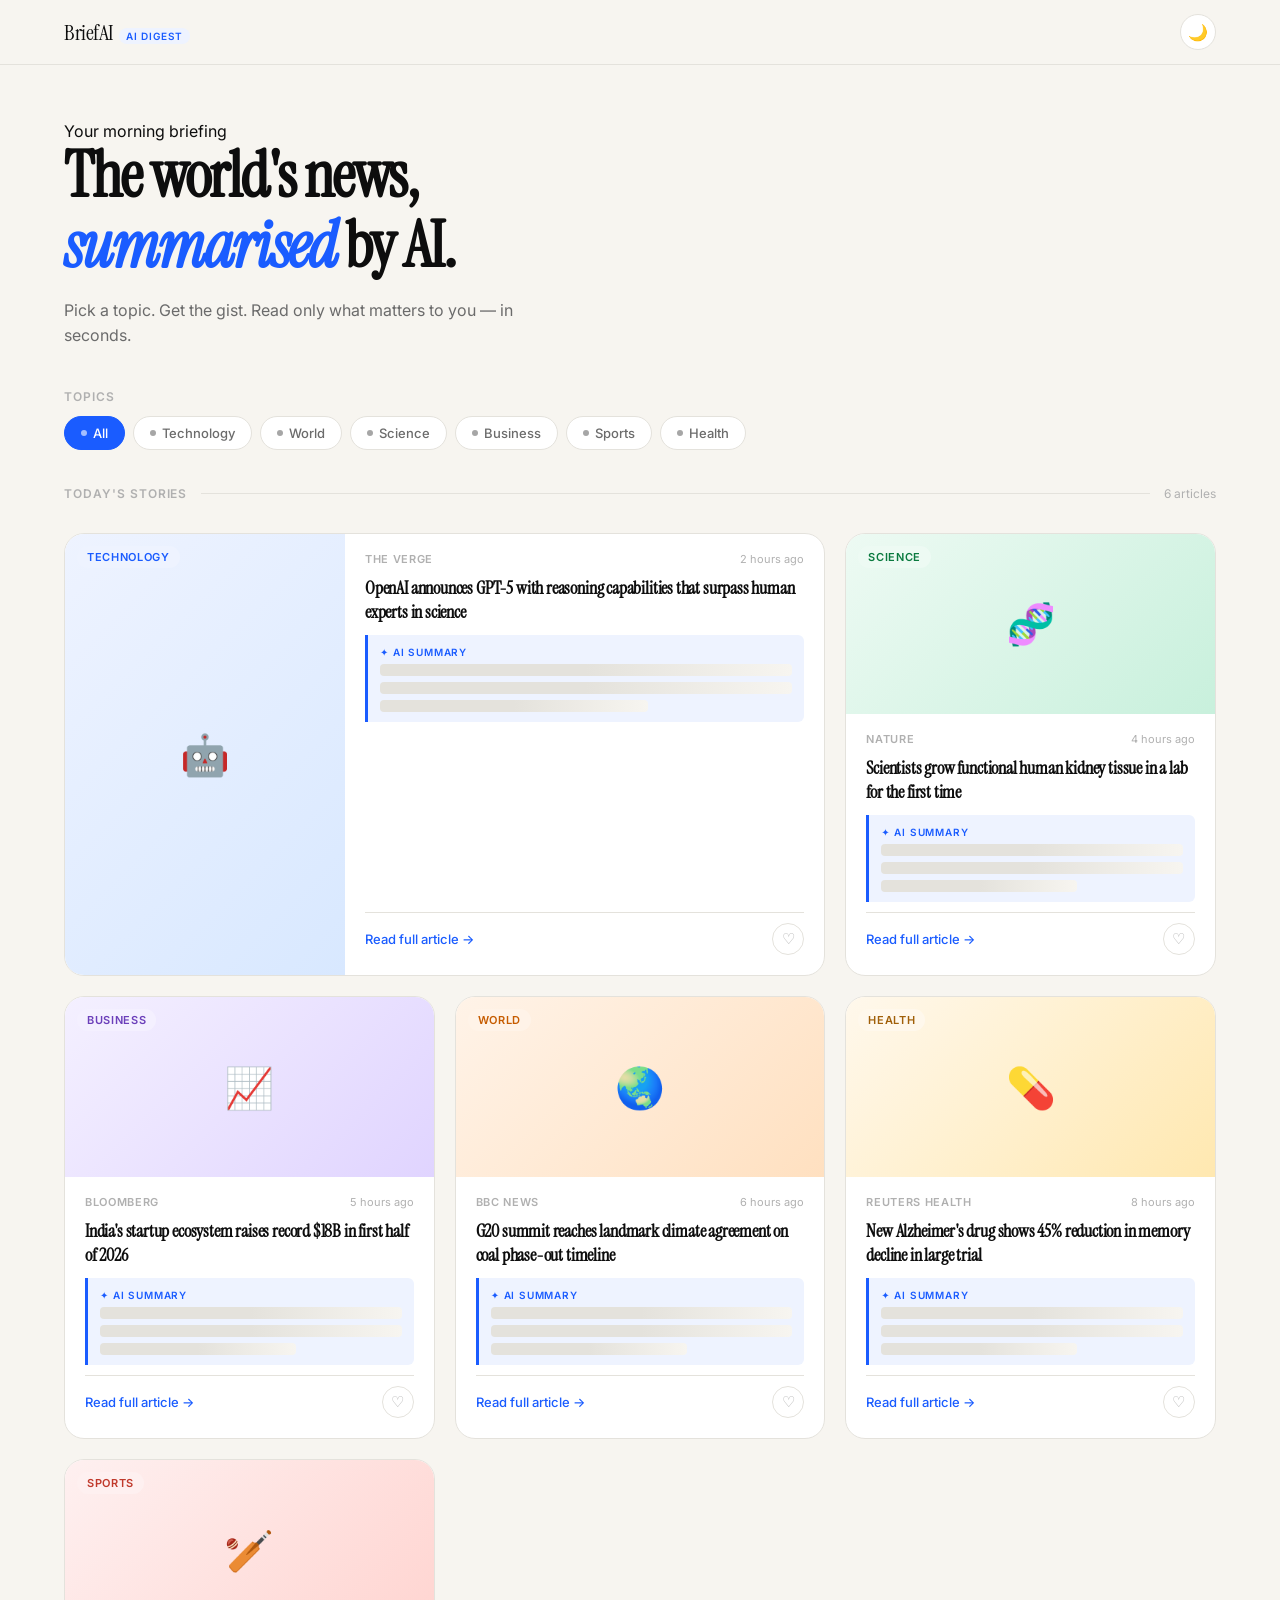
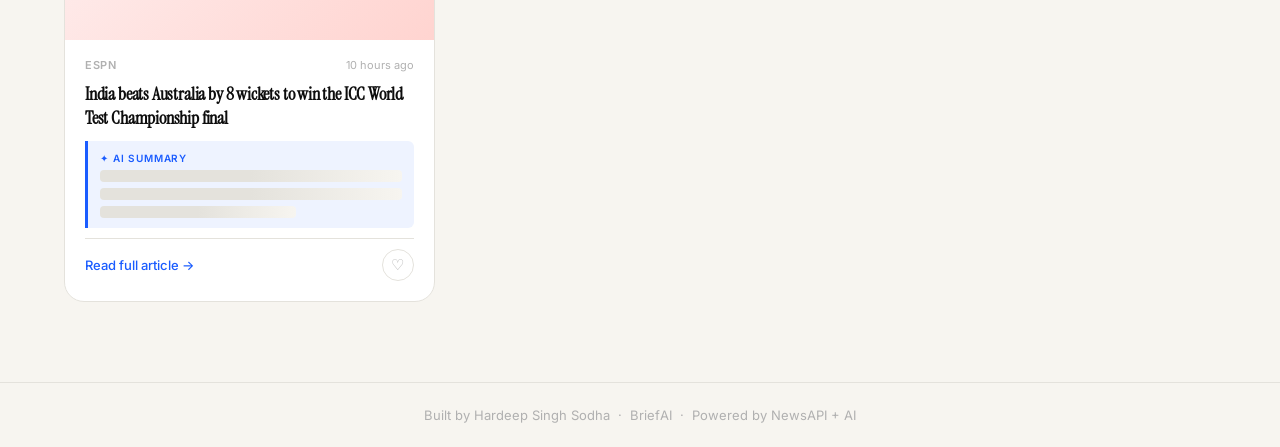
<file: index.html>
<!DOCTYPE html>
<html lang="en">
<head>
  <meta charset="UTF-8" />
  <meta name="viewport" content="width=device-width, initial-scale=1.0" />
  <title>BriefAI — Your Daily News Digest</title>
  <link rel="stylesheet" href="style.css">
  <script src="script.js"></script>
  <link rel="preconnect" href="https://fonts.googleapis.com" />
  <link rel="preconnect" href="https://fonts.gstatic.com" crossorigin />
  <link href="https://fonts.googleapis.com/css2?family=Instrument+Serif:ital@0;1&family=Inter:wght@400;500;600&display=swap" rel="stylesheet" />

</head>
<body>

  <!-- ── Header ─────────────────────────────────────────────── -->
  <header>
    <div class="header-inner">
      <a href="#" class="logo" aria-label="BriefAI home">
        <span class="logo-word">BriefAI</span>
        <span class="logo-badge">AI Digest</span>
      </a>
      <div class="header-right">
        <span class="header-date" id="today-date"></span>
        <button class="theme-btn" id="theme-toggle" aria-label="Toggle dark mode" title="Toggle dark mode">🌙</button>
      </div>
    </div>
  </header>

  <!-- ── Hero ───────────────────────────────────────────────── -->
  <section class="hero">
    <p class="hero-eyebrow">Your morning briefing</p>
    <h1 class="hero-headline">The world's news,<br><em>summarised</em> by AI.</h1>
    <p class="hero-sub">Pick a topic. Get the gist. Read only what matters to you — in seconds.</p>
  </section>

  <!-- ── Filter Bar ──────────────────────────────────────────── -->
  <section class="filter-bar" aria-label="Topic filters">
    <p class="filter-label">Topics</p>
    <div class="filter-scroll" role="group" aria-label="Filter by topic">
      <button class="filter-btn active" data-topic="all">
        <span class="dot"></span> All
      </button>
      <button class="filter-btn" data-topic="technology">
        <span class="dot"></span> Technology
      </button>
      <button class="filter-btn" data-topic="world">
        <span class="dot"></span> World
      </button>
      <button class="filter-btn" data-topic="science">
        <span class="dot"></span> Science
      </button>
      <button class="filter-btn" data-topic="business">
        <span class="dot"></span> Business
      </button>
      <button class="filter-btn" data-topic="sports">
        <span class="dot"></span> Sports
      </button>
      <button class="filter-btn" data-topic="health">
        <span class="dot"></span> Health
      </button>
    </div>
  </section>

  <!-- ── Divider ─────────────────────────────────────────────── -->
  <div class="section-divider">
    <span class="section-divider-label">Today's stories</span>
    <div class="section-divider-line"></div>
    <span class="article-count" id="article-count">6 articles</span>
  </div>

  <!-- ── Card Grid ───────────────────────────────────────────── -->
  <main class="card-grid" id="card-grid" aria-label="News articles">

    <!-- Featured card -->
    <article class="news-card featured" data-topic="technology">
      <div class="card-image-placeholder" style="background: linear-gradient(135deg, #EEF3FF 0%, #D8E8FF 100%);">
        <span class="card-topic-pill pill-tech">Technology</span>
        <span class="img-icon">🤖</span>
      </div>
      <div class="card-body">
        <div class="card-source-row">
          <span class="card-source">The Verge</span>
          <span class="card-time">2 hours ago</span>
        </div>
        <h2 class="card-title">OpenAI announces GPT-5 with reasoning capabilities that surpass human experts in science</h2>
        <div class="card-summary skeleton">
          <p class="card-summary-label">✦ AI Summary</p>
          <div class="summary-text">
            <div class="skeleton-line"></div>
            <div class="skeleton-line"></div>
            <div class="skeleton-line short"></div>
          </div>
        </div>
        <div class="card-footer">
          <a href="#" class="read-link">Read full article →</a>
          <button class="save-btn" aria-label="Save article">♡</button>
        </div>
      </div>
    </article>

    <!-- Card 2 -->
    <article class="news-card" data-topic="science">
      <div class="card-image-placeholder" style="background: linear-gradient(135deg, #EDFAF3 0%, #C8F0DC 100%);">
        <span class="card-topic-pill pill-science">Science</span>
        <span class="img-icon">🧬</span>
      </div>
      <div class="card-body">
        <div class="card-source-row">
          <span class="card-source">Nature</span>
          <span class="card-time">4 hours ago</span>
        </div>
        <h2 class="card-title">Scientists grow functional human kidney tissue in a lab for the first time</h2>
        <div class="card-summary skeleton">
          <p class="card-summary-label">✦ AI Summary</p>
          <div class="summary-text">
            <div class="skeleton-line"></div>
            <div class="skeleton-line"></div>
            <div class="skeleton-line short"></div>
          </div>
        </div>
        <div class="card-footer">
          <a href="#" class="read-link">Read full article →</a>
          <button class="save-btn" aria-label="Save article">♡</button>
        </div>
      </div>
    </article>

    <!-- Card 3 -->
    <article class="news-card" data-topic="business">
      <div class="card-image-placeholder" style="background: linear-gradient(135deg, #F4F0FF 0%, #E0D4FF 100%);">
        <span class="card-topic-pill pill-business">Business</span>
        <span class="img-icon">📈</span>
      </div>
      <div class="card-body">
        <div class="card-source-row">
          <span class="card-source">Bloomberg</span>
          <span class="card-time">5 hours ago</span>
        </div>
        <h2 class="card-title">India's startup ecosystem raises record $18B in first half of 2026</h2>
        <div class="card-summary skeleton">
          <p class="card-summary-label">✦ AI Summary</p>
          <div class="summary-text">
            <div class="skeleton-line"></div>
            <div class="skeleton-line"></div>
            <div class="skeleton-line short"></div>
          </div>
        </div>
        <div class="card-footer">
          <a href="#" class="read-link">Read full article →</a>
          <button class="save-btn" aria-label="Save article">♡</button>
        </div>
      </div>
    </article>

    <!-- Card 4 -->
    <article class="news-card" data-topic="world">
      <div class="card-image-placeholder" style="background: linear-gradient(135deg, #FFF3E8 0%, #FFE0C0 100%);">
        <span class="card-topic-pill pill-world">World</span>
        <span class="img-icon">🌏</span>
      </div>
      <div class="card-body">
        <div class="card-source-row">
          <span class="card-source">BBC News</span>
          <span class="card-time">6 hours ago</span>
        </div>
        <h2 class="card-title">G20 summit reaches landmark climate agreement on coal phase-out timeline</h2>
        <div class="card-summary skeleton">
          <p class="card-summary-label">✦ AI Summary</p>
          <div class="summary-text">
            <div class="skeleton-line"></div>
            <div class="skeleton-line"></div>
            <div class="skeleton-line short"></div>
          </div>
        </div>
        <div class="card-footer">
          <a href="#" class="read-link">Read full article →</a>
          <button class="save-btn" aria-label="Save article">♡</button>
        </div>
      </div>
    </article>

    <!-- Card 5 -->
    <article class="news-card" data-topic="health">
      <div class="card-image-placeholder" style="background: linear-gradient(135deg, #FFF8EC 0%, #FFE8B0 100%);">
        <span class="card-topic-pill pill-health">Health</span>
        <span class="img-icon">💊</span>
      </div>
      <div class="card-body">
        <div class="card-source-row">
          <span class="card-source">Reuters Health</span>
          <span class="card-time">8 hours ago</span>
        </div>
        <h2 class="card-title">New Alzheimer's drug shows 45% reduction in memory decline in large trial</h2>
        <div class="card-summary skeleton">
          <p class="card-summary-label">✦ AI Summary</p>
          <div class="summary-text">
            <div class="skeleton-line"></div>
            <div class="skeleton-line"></div>
            <div class="skeleton-line short"></div>
          </div>
        </div>
        <div class="card-footer">
          <a href="#" class="read-link">Read full article →</a>
          <button class="save-btn" aria-label="Save article">♡</button>
        </div>
      </div>
    </article>

    <!-- Card 6 -->
    <article class="news-card" data-topic="sports">
      <div class="card-image-placeholder" style="background: linear-gradient(135deg, #FEF0F0 0%, #FFD4D0 100%);">
        <span class="card-topic-pill pill-sports">Sports</span>
        <span class="img-icon">🏏</span>
      </div>
      <div class="card-body">
        <div class="card-source-row">
          <span class="card-source">ESPN</span>
          <span class="card-time">10 hours ago</span>
        </div>
        <h2 class="card-title">India beats Australia by 8 wickets to win the ICC World Test Championship final</h2>
        <div class="card-summary skeleton">
          <p class="card-summary-label">✦ AI Summary</p>
          <div class="summary-text">
            <div class="skeleton-line"></div>
            <div class="skeleton-line"></div>
            <div class="skeleton-line short"></div>
          </div>
        </div>
        <div class="card-footer">
          <a href="#" class="read-link">Read full article →</a>
          <button class="save-btn" aria-label="Save article">♡</button>
        </div>
      </div>
    </article>

  </main>

  <!-- ── Footer ──────────────────────────────────────────────── -->
  <footer>
    Built by Hardeep Singh Sodha &nbsp;·&nbsp; BriefAI &nbsp;·&nbsp; Powered by NewsAPI + AI
  </footer>

  <!-- ── JS: theme toggle, date, filter buttons, save ────────── -->
  <script>
    // ── Config ────────────────────────────────────────────────
    const API_KEY = '712bad0bfdce456c8434f6dc9e5f50ac';

    const TOPIC_MAP = {
      all:        'general',
      technology: 'technology',
      world:      'general',
      science:    'science',
      business:   'business',
      sports:     'sports',
      health:     'health',
    };

    const TOPIC_ICONS = {
      technology: '🤖', world: '🌏', science: '🧬',
      business: '📈', sports: '🏅', health: '💊', general: '📰'
    };

    const TOPIC_PILL = {
      technology: 'pill-tech', world: 'pill-world', science: 'pill-science',
      business: 'pill-business', sports: 'pill-sports', health: 'pill-health'
    };

    const TOPIC_BG = {
      technology: 'linear-gradient(135deg,#EEF3FF,#D8E8FF)',
      world:      'linear-gradient(135deg,#FFF3E8,#FFE0C0)',
      science:    'linear-gradient(135deg,#EDFAF3,#C8F0DC)',
      business:   'linear-gradient(135deg,#F4F0FF,#E0D4FF)',
      sports:     'linear-gradient(135deg,#FEF0F0,#FFD4D0)',
      health:     'linear-gradient(135deg,#FFF8EC,#FFE8B0)',
    };

    // ── Date ──────────────────────────────────────────────────
    const dateEl = document.getElementById('today-date');
    dateEl.textContent = new Date().toLocaleDateString('en-IN', {
      weekday: 'long', day: 'numeric', month: 'long'
    });

    // ── Dark mode ─────────────────────────────────────────────
    const themeBtn = document.getElementById('theme-toggle');
    let dark = false;
    themeBtn.addEventListener('click', () => {
      dark = !dark;
      document.documentElement.setAttribute('data-theme', dark ? 'dark' : '');
      themeBtn.textContent = dark ? '☀️' : '🌙';
    });

    // ── Filter buttons ────────────────────────────────────────
    const filterBtns = document.querySelectorAll('.filter-btn');
    filterBtns.forEach(btn => {
      btn.addEventListener('click', () => {
        filterBtns.forEach(b => b.classList.remove('active'));
        btn.classList.add('active');
        fetchNews(btn.dataset.topic);
      });
    });

    // ── Build a single card HTML ──────────────────────────────
    function buildCard(article, topic, index) {
      const topicKey  = topic === 'all' ? 'general' : topic;
      const pill      = TOPIC_PILL[topicKey] || 'pill-tech';
      const icon      = TOPIC_ICONS[topicKey] || '📰';
      const bg        = TOPIC_BG[topicKey]   || TOPIC_BG.technology;
      const label     = topicKey.charAt(0).toUpperCase() + topicKey.slice(1);
      const source    = article.source?.name || 'Unknown';
      const title     = article.title?.replace(' - ' + source, '') || 'No title';
      const url       = article.url || '#';
      const featured  = index === 0 ? 'featured' : '';

      const timeAgo = (() => {
        if (!article.publishedAt) return '';
        const diff = Math.floor((Date.now() - new Date(article.publishedAt)) / 60000);
        if (diff < 60)   return `${diff}m ago`;
        if (diff < 1440) return `${Math.floor(diff/60)}h ago`;
        return `${Math.floor(diff/1440)}d ago`;
      })();

      return `
        <article class="news-card ${featured}" data-topic="${topicKey}">
          <div class="card-image-placeholder" style="background:${bg}">
            <span class="card-topic-pill ${pill}">${label}</span>
            <span class="img-icon">${icon}</span>
          </div>
          <div class="card-body">
            <div class="card-source-row">
              <span class="card-source">${source}</span>
              <span class="card-time">${timeAgo}</span>
            </div>
            <h2 class="card-title">${title}</h2>
            <div class="card-summary skeleton" id="summary-${index}">
              <p class="card-summary-label">✦ AI Summary</p>
              <div class="summary-text">
                <div class="skeleton-line"></div>
                <div class="skeleton-line"></div>
                <div class="skeleton-line short"></div>
              </div>
            </div>
            <div class="card-footer">
              <a href="${url}" target="_blank" rel="noopener" class="read-link">Read full article →</a>
              <button class="save-btn" aria-label="Save article">♡</button>
            </div>
          </div>
        </article>`;
    }

    // ── Fetch from NewsAPI ────────────────────────────────────
    async function fetchNews(topic = 'all') {
      const grid    = document.getElementById('card-grid');
      const countEl = document.getElementById('article-count');
      const category = TOPIC_MAP[topic] || 'general';

      // Show loading skeletons
      grid.innerHTML = Array(6).fill(`
        <article class="news-card" style="min-height:320px">
          <div class="card-image-placeholder" style="background:var(--paper)"></div>
          <div class="card-body" style="gap:12px">
            <div class="skeleton-line" style="width:40%;height:10px;border-radius:4px"></div>
            <div class="skeleton-line" style="height:16px;border-radius:4px"></div>
            <div class="skeleton-line" style="height:16px;border-radius:4px;width:80%"></div>
            <div class="skeleton-line short" style="height:10px;border-radius:4px;width:30%"></div>
          </div>
        </article>`).join('');

      try {
        const query = category === 'general' ? 'india OR world OR latest' : category;
        const url = `https://newsapi.org/v2/everything?q=${query}&language=en&sortBy=publishedAt&pageSize=6&apiKey=${API_KEY}`;
        const res  = await fetch(url);
        const data = await res.json();

        if (data.status !== 'ok' || !data.articles?.length) {
          grid.innerHTML = `<div class="empty-state">
            <div class="empty-icon">📭</div>
            <p>No articles found for this topic.<br>Try another category.</p>
          </div>`;
          countEl.textContent = '0 articles';
          return;
        }

        const articles = data.articles.filter(a => a.title && a.title !== '[Removed]');
        grid.innerHTML  = articles.map((a, i) => buildCard(a, topic, i)).join('');
        countEl.textContent = `${articles.length} article${articles.length !== 1 ? 's' : ''}`;

        // Save button logic (re-bind after DOM update)
        document.querySelectorAll('.save-btn').forEach(btn => {
          btn.addEventListener('click', e => {
            e.stopPropagation();
            btn.classList.toggle('saved');
            btn.textContent = btn.classList.contains('saved') ? '♥' : '♡';
          });
        });

      } catch (err) {
        grid.innerHTML = `<div class="empty-state">
          <div class="empty-icon">⚠️</div>
          <p>Could not load news. Check your internet connection.</p>
        </div>`;
      }
    }

    // ── Init ─────────────────────────────────────────────────
    fetchNews('all');
  </script>
</body>
</html>
</file>
<file: style.css>
/* ── Reset & Tokens ─────────────────────────────────────── */
    *, *::before, *::after { box-sizing: border-box; margin: 0; padding: 0; }

    :root {
      --ink:       #0D0D0D;
      --ink-muted: #6B6B6B;
      --ink-faint: #B0B0B0;
      --paper:     #F7F5F0;
      --surface:   #FFFFFF;
      --accent:    #1A5CFF;
      --accent-bg: #EEF3FF;
      --border:    #E4E2DC;
      --danger:    #D63B2F;
      --radius-sm: 6px;
      --radius-md: 12px;
      --radius-lg: 20px;
      --font-display: 'Instrument Serif', Georgia, serif;
      --font-body:    'Inter', system-ui, sans-serif;
      --transition:   0.18s ease;
    }

    [data-theme="dark"] {
      --ink:       #F0EEE8;
      --ink-muted: #9A9890;
      --ink-faint: #5A5855;
      --paper:     #111110;
      --surface:   #1C1C1A;
      --accent:    #5B8AFF;
      --accent-bg: #0D1A3A;
      --border:    #2C2C28;
      --danger:    #FF6B5B;
    }

    html { scroll-behavior: smooth; }

    body {
      font-family: var(--font-body);
      background: var(--paper);
      color: var(--ink);
      min-height: 100vh;
      transition: background var(--transition), color var(--transition);
    }

    /* ── Header ─────────────────────────────────────────────── */
    header {
      position: sticky;
      top: 0;
      z-index: 100;
      background: var(--paper);
      border-bottom: 1px solid var(--border);
      backdrop-filter: blur(12px);
      -webkit-backdrop-filter: blur(12px);
    }

    .header-inner {
      max-width: 1200px;
      margin: 0 auto;
      padding: 0 24px;
      height: 64px;
      display: flex;
      align-items: center;
      justify-content: space-between;
      gap: 16px;
    }

    .logo {
      display: flex;
      align-items: baseline;
      gap: 6px;
      text-decoration: none;
    }
    .logo-word {
      font-family: var(--font-display);
      font-size: 22px;
      color: var(--ink);
      letter-spacing: -0.02em;
    }

    .logo-badge {
      font-size: 10px;
      font-weight: 600;
      letter-spacing: 0.08em;
      text-transform: uppercase;
      color: var(--accent);
      background: var(--accent-bg);
      padding: 2px 7px;
      border-radius: 99px;
    }

    .header-right {
      display: flex;
      align-items: center;
      gap: 12px;
    }

    .theme-btn {
      width: 36px;
      height: 36px;
      border-radius: 50%;
      border: 1px solid var(--border);
      background: var(--surface);
      cursor: pointer;
      display: flex;
      align-items: center;
      justify-content: center;
      font-size: 16px;
      transition: background var(--transition), border-color var(--transition);
      color: var(--ink);
    }

    .theme-btn:hover { background: var(--accent-bg); border-color: var(--accent); }

    .header-date {
      font-size: 13px;
      color: var(--ink-muted);
      font-weight: 400;
    }

    /* ── Hero ────────────────────────────────────────────────── */
    .hero {
      max-width: 1200px;
      margin: 0 auto;
      padding: 56px 24px 40px;
    }

    .hero-headline {
      font-family: var(--font-display);
      font-size: clamp(36px, 6vw, 64px);
      line-height: 1.1;
      letter-spacing: -0.03em;
      color: var(--ink);
      max-width: 700px;
    }

    .hero-headline em {
      font-style: italic;
      color: var(--accent);
    }

    .hero-sub {
      margin-top: 16px;
      font-size: 16px;
      color: var(--ink-muted);
      max-width: 480px;
      line-height: 1.6;
    }

    /* ── Topic Filter Bar ────────────────────────────────────── */
    .filter-bar {
      max-width: 1200px;
      margin: 0 auto;
      padding: 0 24px 36px;
    }

    .filter-label {
      font-size: 12px;
      font-weight: 600;
      letter-spacing: 0.08em;
      text-transform: uppercase;
      color: var(--ink-faint);
      margin-bottom: 12px;
    }

    .filter-scroll {
      display: flex;
      gap: 8px;
      flex-wrap: wrap;
    }

    .filter-btn {
      display: inline-flex;
      align-items: center;
      gap: 6px;
      padding: 8px 16px;
      border-radius: 99px;
      border: 1px solid var(--border);
      background: var(--surface);
      color: var(--ink-muted);
      font-family: var(--font-body);
      font-size: 13px;
      font-weight: 500;
      cursor: pointer;
      transition: all var(--transition);
      white-space: nowrap;
    }

    .filter-btn:hover {
      border-color: var(--accent);
      color: var(--accent);
      background: var(--accent-bg);
    }

    .filter-btn.active {
      background: var(--accent);
      border-color: var(--accent);
      color: #fff;
    }

    .filter-btn .dot {
      width: 6px;
      height: 6px;
      border-radius: 50%;
      background: currentColor;
      opacity: 0.6;
    }

    .search-bar {
  max-width: 1200px;
  margin: 0 auto 28px;
  padding: 0 24px;
  display: flex;
  gap: 10px;
}

.search-bar input {
  flex: 1;
  padding: 10px 16px;
  border-radius: 99px;
  border: 1px solid var(--border);
  background: var(--surface);
  color: var(--ink);
  font-size: 14px;
  font-family: var(--font-body);
  outline: none;
  transition: border-color 0.18s;
}

.search-bar input:focus {
  border-color: var(--accent);
}

.search-bar button {
  padding: 10px 22px;
  border-radius: 99px;
  border: none;
  background: var(--accent);
  color: white;
  font-size: 14px;
  font-weight: 500;
  cursor: pointer;
  font-family: var(--font-body);
}

    /* ── Divider ─────────────────────────────────────────────── */
    .section-divider {
      max-width: 1200px;
      margin: 0 auto 32px;
      padding: 0 24px;
      display: flex;
      align-items: center;
      gap: 14px;
    }

    .section-divider-label {
      font-size: 12px;
      font-weight: 600;
      letter-spacing: 0.08em;
      text-transform: uppercase;
      color: var(--ink-faint);
      white-space: nowrap;
    }

    .section-divider-line {
      flex: 1;
      height: 1px;
      background: var(--border);
    }

    .article-count {
      font-size: 12px;
      color: var(--ink-faint);
      white-space: nowrap;
    }

    /* ── Card Grid ───────────────────────────────────────────── */
    .card-grid {
      max-width: 1200px;
      margin: 0 auto;
      padding: 0 24px 80px;
      display: grid;
      grid-template-columns: repeat(auto-fill, minmax(300px, 1fr));
      gap: 20px;
    }

    /* ── News Card ───────────────────────────────────────────── */
    .news-card {
      background: var(--surface);
      border: 1px solid var(--border);
      border-radius: var(--radius-lg);
      overflow: hidden;
      display: flex;
      flex-direction: column;
      transition: border-color var(--transition), transform var(--transition);
      cursor: pointer;
    }
    
    .news-card {
  animation: fadeInUp 0.4s ease forwards;
  opacity: 0;
}

@keyframes fadeInUp {
  from {
    opacity: 0;
    transform: translateY(20px);
  }
  to {
    opacity: 1;
    transform: translateY(0);
  }
}

    .news-card:hover {
      border-color: var(--accent);
      transform: translateY(-2px);
    }

    .card-image-placeholder {
      width: 100%;
      height: 180px;
      background: var(--paper);
      display: flex;
      align-items: center;
      justify-content: center;
      position: relative;
      overflow: hidden;
    }

    /* Decorative abstract background per topic color */
    .card-image-placeholder::before {
      content: '';
      position: absolute;
      inset: 0;
      opacity: 0.12;
    }

    .card-image-placeholder .img-icon {
      font-size: 40px;
      z-index: 1;
    }

    .card-topic-pill {
      position: absolute;
      top: 12px;
      left: 12px;
      font-size: 11px;
      font-weight: 600;
      letter-spacing: 0.06em;
      text-transform: uppercase;
      padding: 4px 10px;
      border-radius: 99px;
      z-index: 2;
    }

    .pill-tech    { background: #EEF3FF; color: #1A5CFF; }
    .pill-world   { background: #FFF3E8; color: #C65C00; }
    .pill-science { background: #EDFAF3; color: #0A7A3F; }
    .pill-sports  { background: #FEF0F0; color: #C0392B; }
    .pill-business{ background: #F4F0FF; color: #6B3FBA; }
    .pill-health  { background: #FFF8EC; color: #A0600A; }

    [data-theme="dark"] .pill-tech     { background: #0D1A3A; color: #5B8AFF; }
    [data-theme="dark"] .pill-world    { background: #2A1800; color: #FF9A4D; }
    [data-theme="dark"] .pill-science  { background: #041F10; color: #3DD68C; }
    [data-theme="dark"] .pill-sports   { background: #2A0A0A; color: #FF7B72; }
    [data-theme="dark"] .pill-business { background: #1A0A2E; color: #B08AFF; }
    [data-theme="dark"] .pill-health   { background: #2A1A00; color: #FFB347; }

    .card-body {
      padding: 18px 20px 20px;
      display: flex;
      flex-direction: column;
      flex: 1;
      gap: 10px;
    }

    .card-source-row {
      display: flex;
      align-items: center;
      justify-content: space-between;
    }

    .card-source {
      font-size: 11px;
      font-weight: 600;
      letter-spacing: 0.06em;
      text-transform: uppercase;
      color: var(--ink-faint);
    }

    .card-time {
      font-size: 11px;
      color: var(--ink-faint);
    }

    .card-title {
      font-family: var(--font-display);
      font-size: 18px;
      line-height: 1.35;
      color: var(--ink);
      letter-spacing: -0.01em;
    }

    /* AI Summary box — will be filled by JS in Day 2 */
    .card-summary {
      background: var(--accent-bg);
      border-left: 3px solid var(--accent);
      border-radius: 0 var(--radius-sm) var(--radius-sm) 0;
      padding: 10px 12px;
      font-size: 13px;
      color: var(--ink-muted);
      line-height: 1.55;
    }

    .card-summary-label {
      font-size: 10px;
      font-weight: 600;
      letter-spacing: 0.08em;
      text-transform: uppercase;
      color: var(--accent);
      margin-bottom: 4px;
    }

    .card-summary.skeleton .summary-text {
      display: flex;
      flex-direction: column;
      gap: 6px;
    }

    .skeleton-line {
      height: 12px;
      background: linear-gradient(90deg, var(--border) 25%, var(--paper) 50%, var(--border) 75%);
      background-size: 200% 100%;
      border-radius: 4px;
      animation: shimmer 1.5s infinite;
    }

    .skeleton-line.short { width: 65%; }

    @keyframes shimmer {
      0%   { background-position: 200% 0; }
      100% { background-position: -200% 0; }
    }

    .card-footer {
      display: flex;
      align-items: center;
      justify-content: space-between;
      margin-top: auto;
      padding-top: 10px;
      border-top: 1px solid var(--border);
    }

    .read-link {
      font-size: 13px;
      font-weight: 500;
      color: var(--accent);
      text-decoration: none;
      display: inline-flex;
      align-items: center;
      gap: 4px;
      transition: gap var(--transition);
    }

    .read-link:hover { gap: 8px; }

    .save-btn {
      width: 32px;
      height: 32px;
      border-radius: 50%;
      border: 1px solid var(--border);
      background: transparent;
      cursor: pointer;
      display: flex;
      align-items: center;
      justify-content: center;
      font-size: 15px;
      color: var(--ink-faint);
      transition: all var(--transition);
    }

    .save-btn:hover { border-color: var(--danger); color: var(--danger); }
    .save-btn.saved { border-color: var(--danger); color: var(--danger); background: #FEF0F0; }

    /* ── Featured card (spans 2 cols on large screens) ────── */
    @media (min-width: 700px) {
      .news-card.featured {
        grid-column: span 2;
        flex-direction: row;
      }
      .news-card.featured .card-image-placeholder {
        width: 280px;
        min-width: 280px;
        height: auto;
      }
    }

    /* ── Empty state ─────────────────────────────────────────── */
    .empty-state {
      grid-column: 1 / -1;
      text-align: center;
      padding: 80px 20px;
      color: var(--ink-muted);
    }

    .empty-state .empty-icon { font-size: 48px; margin-bottom: 16px; }
    .empty-state p { font-size: 15px; line-height: 1.6; }

    /* ── Footer ──────────────────────────────────────────────── */
    footer {
      border-top: 1px solid var(--border);
      padding: 24px;
      text-align: center;
      font-size: 13px;
      color: var(--ink-faint);
    }

    /* ── Responsive ──────────────────────────────────────────── */
    @media (max-width: 600px) {
      .hero { padding: 36px 16px 28px; }
      .filter-bar, .section-divider, .card-grid { padding-left: 16px; padding-right: 16px; }
      .header-date { display: none; }
    }

    @media (prefers-reduced-motion: reduce) {
      *, .news-card, .filter-btn, .read-link { transition: none !important; animation: none !important; }
    }
</file>
